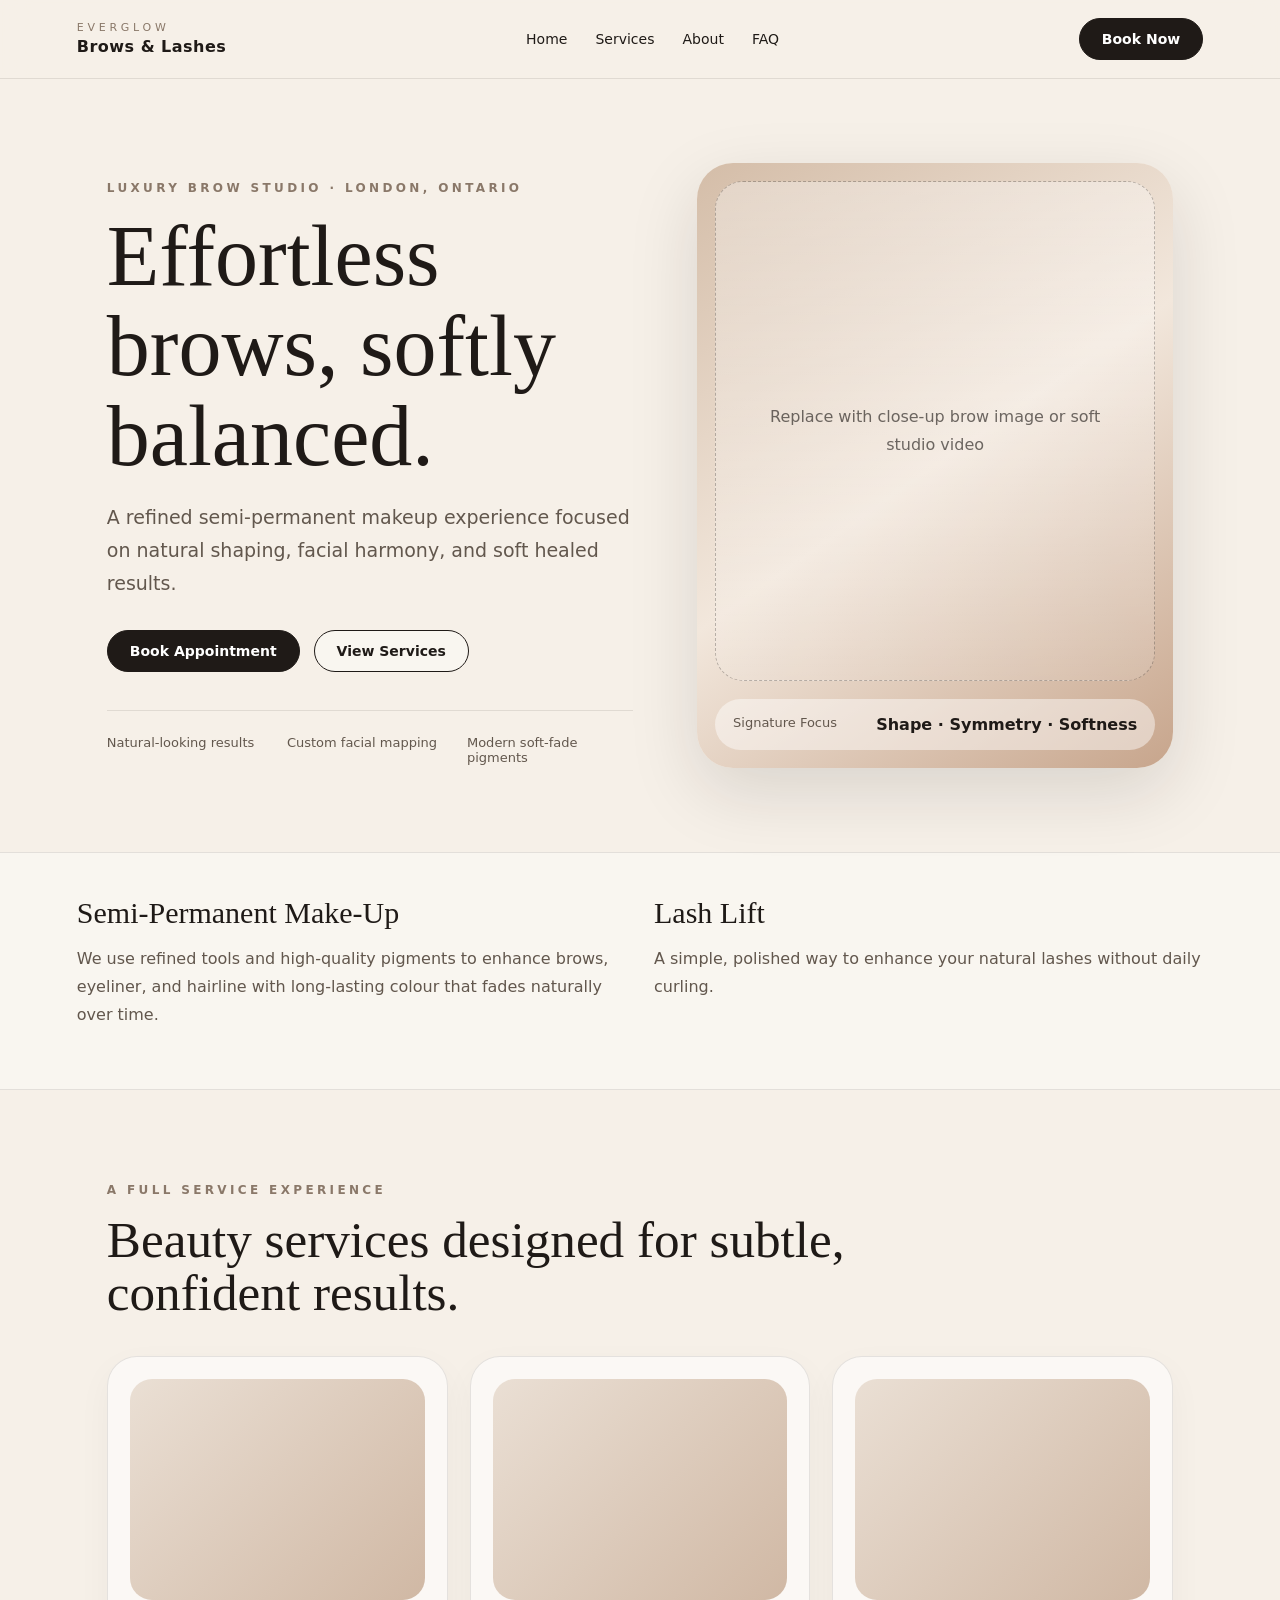
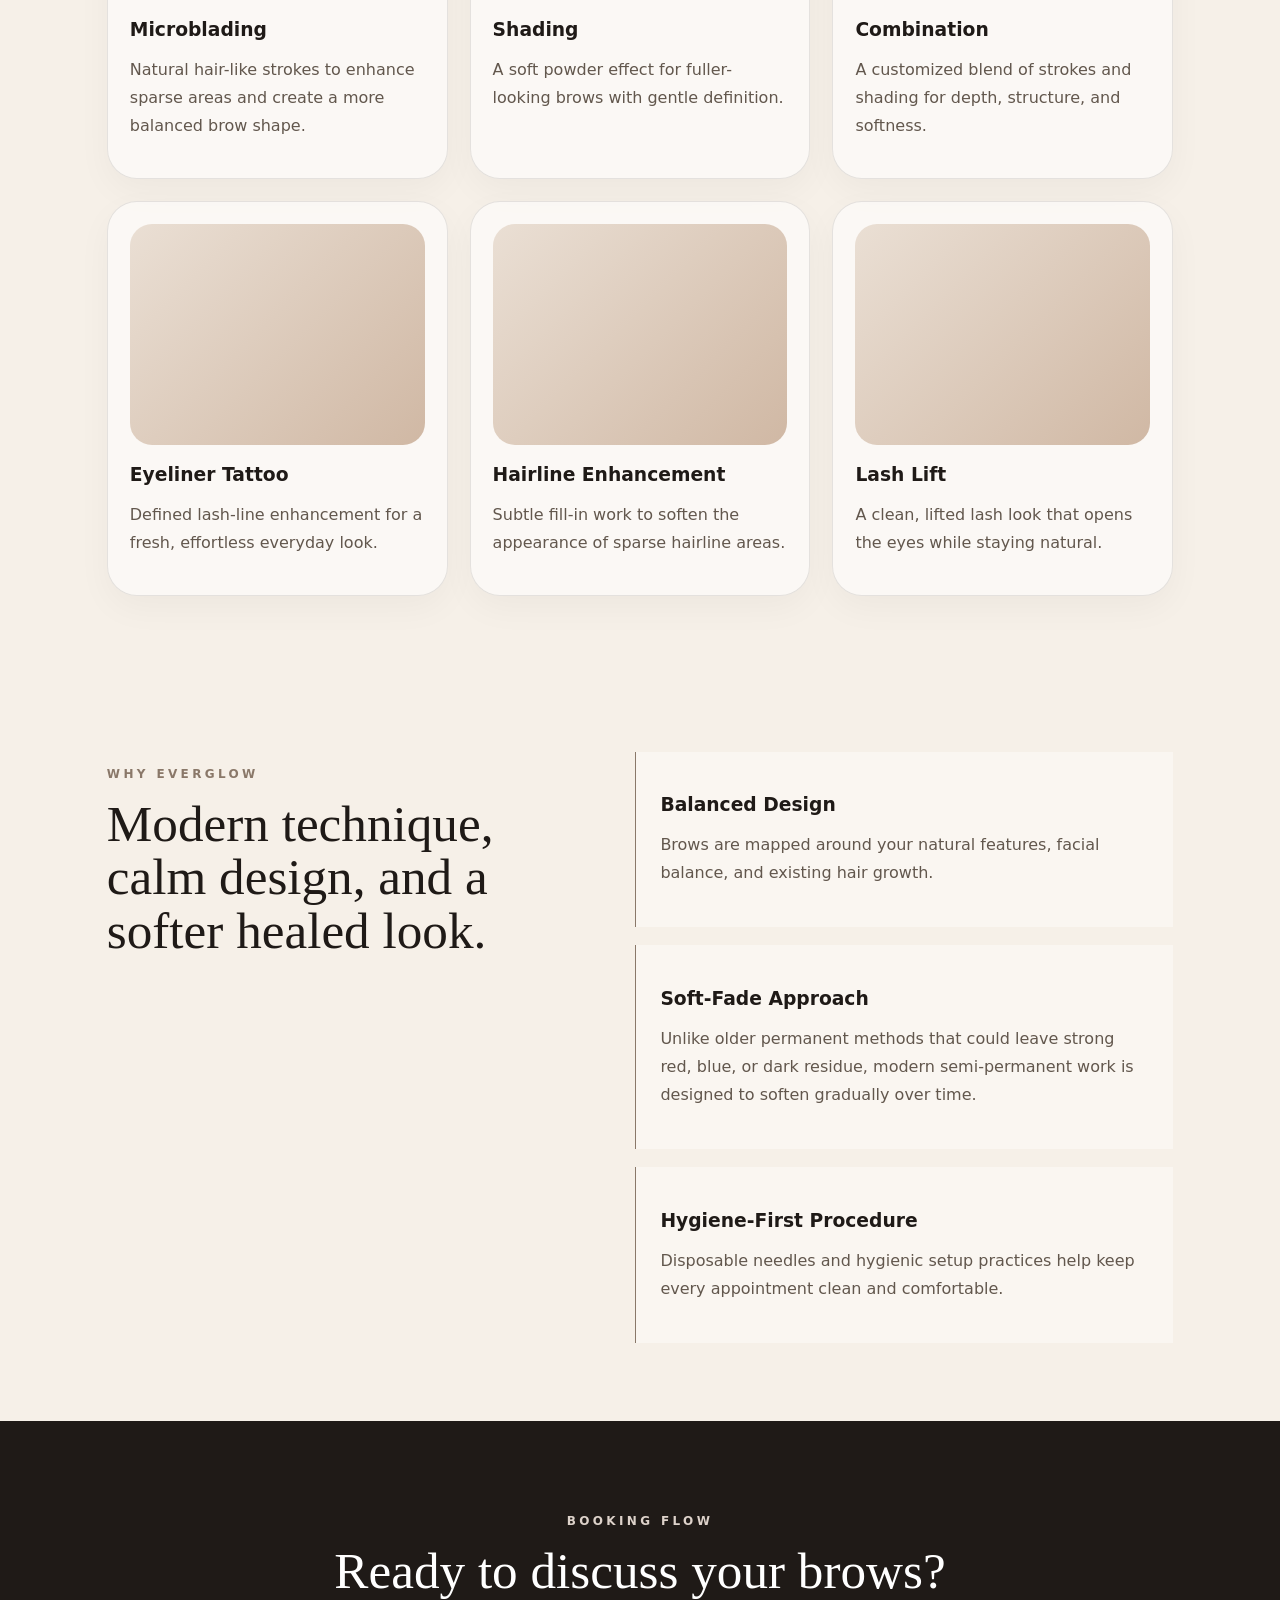
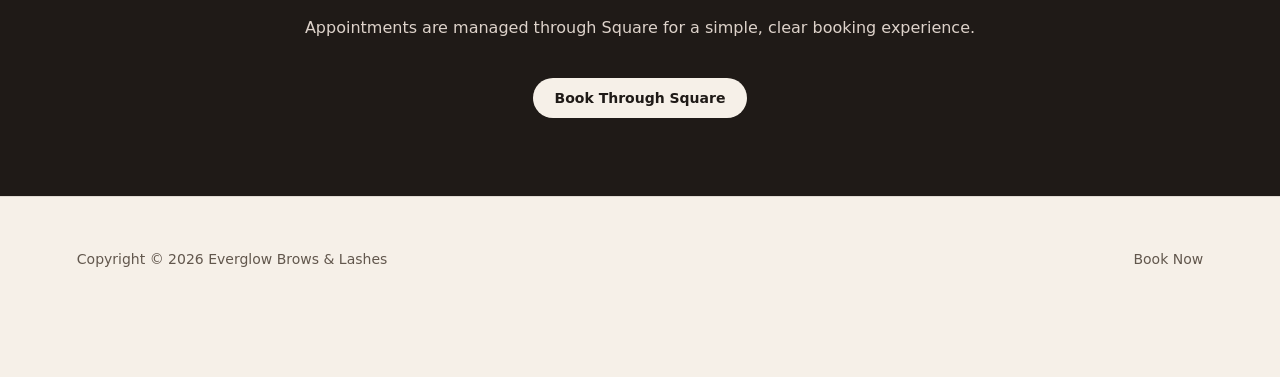
<file: index.html>
<!doctype html>
<html lang="en">
<head>
  <meta charset="utf-8">
  <meta name="viewport" content="width=device-width, initial-scale=1">
  <title>Everglow Brows & Lashes | Natural Nano Brows in London, Ontario</title>
  <meta name="description" content="Everglow Brows & Lashes offers semi-permanent makeup, nano brows, eyebrow shading, eyeliner tattoo, hairline enhancement, and lash lift services in London, Ontario.">
  <link rel="stylesheet" href="assets/css/style.css">
</head>
<body>
  <header class="site-header">
    <a class="brand" href="index.html" aria-label="Everglow Brows & Lashes home">
      <span class="brand-kicker">Everglow</span>
      <span class="brand-name">Brows & Lashes</span>
    </a>

    <nav class="nav" aria-label="Main navigation">
      <a href="index.html">Home</a>
      <a href="services.html">Services</a>
      <a href="about.html">About</a>
      <a href="faq.html">FAQ</a>
    </nav>

    <a class="btn btn-dark header-cta" href="https://everglow-brow.square.site/s/appointments" target="_blank" rel="noopener">Book Now</a>
  </header>

  <main>
    <section class="hero">
      <div class="hero-copy">
        <p class="eyebrow">Luxury Brow Studio · London, Ontario</p>
        <h1>Effortless brows, softly balanced.</h1>
        <p class="lead">A refined semi-permanent makeup experience focused on natural shaping, facial harmony, and soft healed results.</p>
        <div class="cta-row">
          <a class="btn btn-dark" href="https://everglow-brow.square.site/s/appointments" target="_blank" rel="noopener">Book Appointment</a>
          <a class="btn btn-light" href="services.html">View Services</a>
        </div>
        <div class="trust-strip">
          <span>Natural-looking results</span>
          <span>Custom facial mapping</span>
          <span>Modern soft-fade pigments</span>
        </div>
      </div>

      <div class="hero-card" aria-label="Everglow service highlight">
        <div class="hero-image-placeholder">
          <p>Replace with close-up brow image or soft studio video</p>
        </div>
        <div class="hero-card-text">
          <span>Signature Focus</span>
          <strong>Shape · Symmetry · Softness</strong>
        </div>
      </div>
    </section>

    <section class="intro-band">
      <div>
        <h2>Semi-Permanent Make-Up</h2>
        <p>We use refined tools and high-quality pigments to enhance brows, eyeliner, and hairline with long-lasting colour that fades naturally over time.</p>
      </div>
      <div>
        <h2>Lash Lift</h2>
        <p>A simple, polished way to enhance your natural lashes without daily curling.</p>
      </div>
    </section>

    <section class="section">
      <div class="section-heading">
        <p class="eyebrow">A Full Service Experience</p>
        <h2>Beauty services designed for subtle, confident results.</h2>
      </div>

      <div class="service-grid">
        <article class="service-card">
          <div class="image-placeholder"></div>
          <h3>Microblading</h3>
          <p>Natural hair-like strokes to enhance sparse areas and create a more balanced brow shape.</p>
        </article>
        <article class="service-card">
          <div class="image-placeholder"></div>
          <h3>Shading</h3>
          <p>A soft powder effect for fuller-looking brows with gentle definition.</p>
        </article>
        <article class="service-card">
          <div class="image-placeholder"></div>
          <h3>Combination</h3>
          <p>A customized blend of strokes and shading for depth, structure, and softness.</p>
        </article>
        <article class="service-card">
          <div class="image-placeholder"></div>
          <h3>Eyeliner Tattoo</h3>
          <p>Defined lash-line enhancement for a fresh, effortless everyday look.</p>
        </article>
        <article class="service-card">
          <div class="image-placeholder"></div>
          <h3>Hairline Enhancement</h3>
          <p>Subtle fill-in work to soften the appearance of sparse hairline areas.</p>
        </article>
        <article class="service-card">
          <div class="image-placeholder"></div>
          <h3>Lash Lift</h3>
          <p>A clean, lifted lash look that opens the eyes while staying natural.</p>
        </article>
      </div>
    </section>

    <section class="section split-section">
      <div>
        <p class="eyebrow">Why Everglow</p>
        <h2>Modern technique, calm design, and a softer healed look.</h2>
      </div>
      <div class="feature-list">
        <div>
          <h3>Balanced Design</h3>
          <p>Brows are mapped around your natural features, facial balance, and existing hair growth.</p>
        </div>
        <div>
          <h3>Soft-Fade Approach</h3>
          <p>Unlike older permanent methods that could leave strong red, blue, or dark residue, modern semi-permanent work is designed to soften gradually over time.</p>
        </div>
        <div>
          <h3>Hygiene-First Procedure</h3>
          <p>Disposable needles and hygienic setup practices help keep every appointment clean and comfortable.</p>
        </div>
      </div>
    </section>

    <section class="section dark-section">
      <div class="section-heading">
        <p class="eyebrow">Booking Flow</p>
        <h2>Ready to discuss your brows?</h2>
        <p>Appointments are managed through Square for a simple, clear booking experience.</p>
      </div>
      <a class="btn btn-cream" href="https://everglow-brow.square.site/s/appointments" target="_blank" rel="noopener">Book Through Square</a>
    </section>
  </main>

  <a class="mobile-booking-bar" href="https://everglow-brow.square.site/s/appointments" target="_blank" rel="noopener">Book Appointment</a>

  <footer class="site-footer">
    <p>Copyright © 2026 Everglow Brows & Lashes</p>
    <p><a href="https://everglow-brow.square.site/s/appointments" target="_blank" rel="noopener">Book Now</a></p>
  </footer>
</body>
</html>
</file>
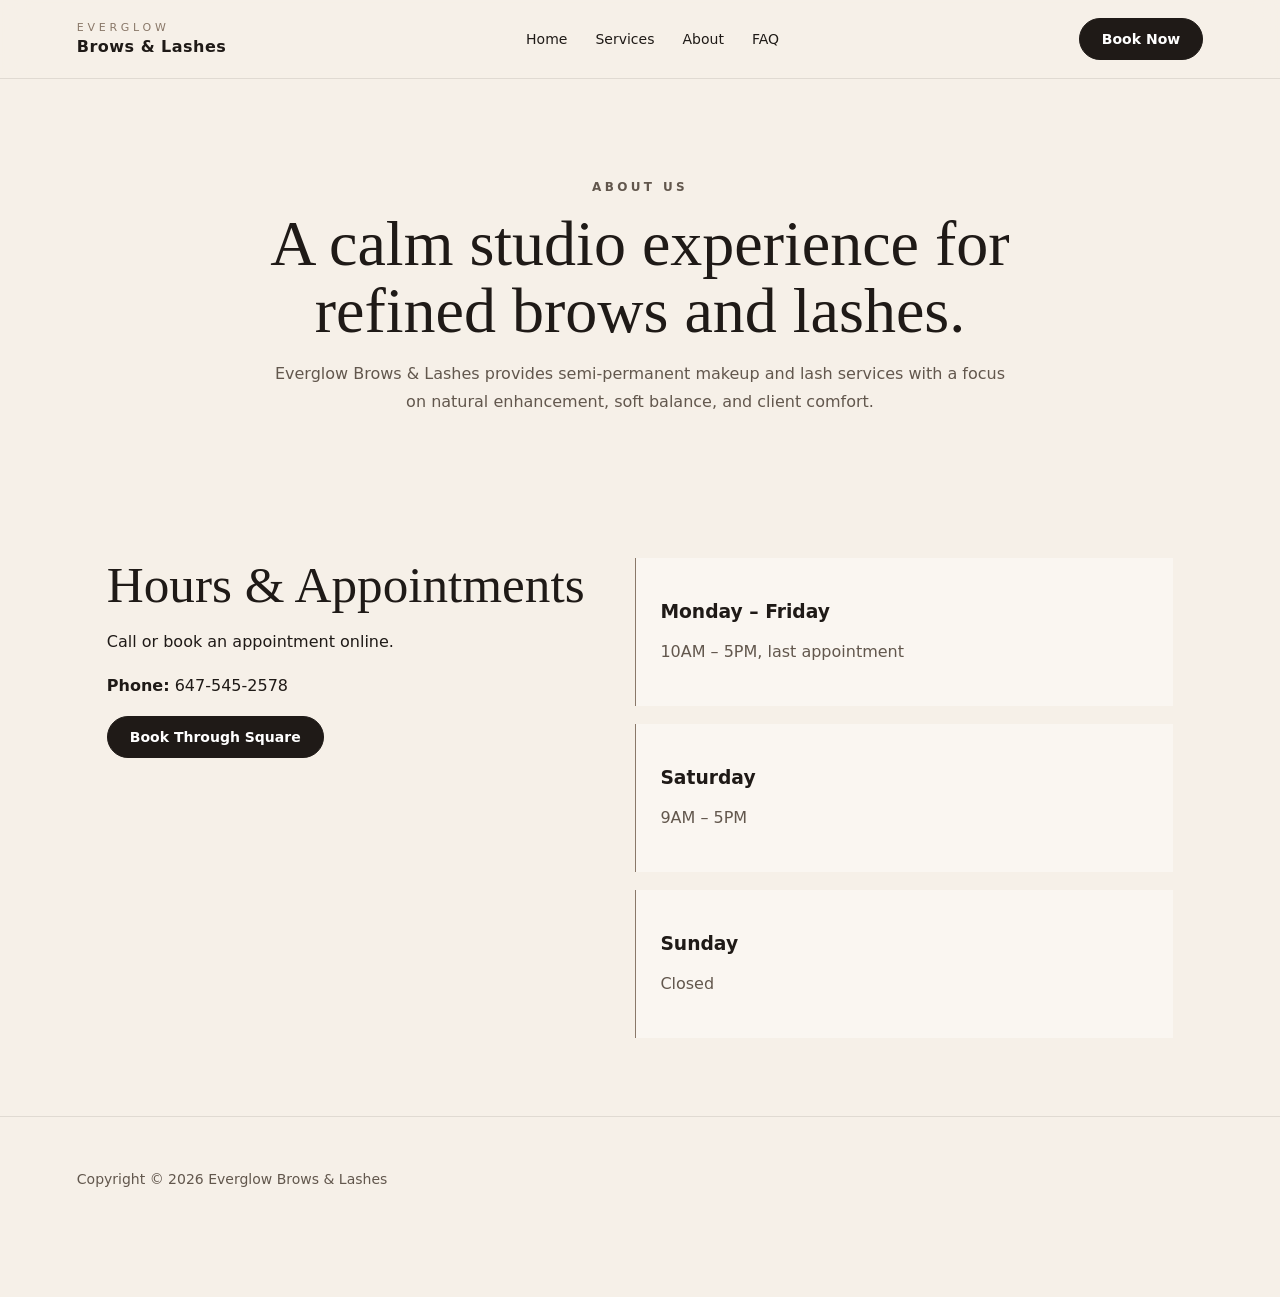
<file: about.html>
<!doctype html>
<html lang="en">
<head>
  <meta charset="utf-8">
  <meta name="viewport" content="width=device-width, initial-scale=1">
  <title>About | Everglow Brows & Lashes</title>
  <meta name="description" content="Hours and appointment information for Everglow Brows & Lashes.">
  <link rel="stylesheet" href="assets/css/style.css">
</head>
<body>
  <header class="site-header">
    <a class="brand" href="index.html"><span class="brand-kicker">Everglow</span><span class="brand-name">Brows & Lashes</span></a>
    <nav class="nav"><a href="index.html">Home</a><a href="services.html">Services</a><a href="about.html">About</a><a href="faq.html">FAQ</a></nav>
    <a class="btn btn-dark header-cta" href="https://everglow-brow.square.site/s/appointments" target="_blank" rel="noopener">Book Now</a>
  </header>

  <main>
    <section class="page-hero">
      <p class="eyebrow">About Us</p>
      <h1>A calm studio experience for refined brows and lashes.</h1>
      <p>Everglow Brows & Lashes provides semi-permanent makeup and lash services with a focus on natural enhancement, soft balance, and client comfort.</p>
    </section>

    <section class="section split-section">
      <div>
        <h2>Hours & Appointments</h2>
        <p>Call or book an appointment online.</p>
        <p><strong>Phone:</strong> <a href="tel:16475452578">647-545-2578</a></p>
        <a class="btn btn-dark" href="https://everglow-brow.square.site/s/appointments" target="_blank" rel="noopener">Book Through Square</a>
      </div>
      <div class="feature-list">
        <div><h3>Monday – Friday</h3><p>10AM – 5PM, last appointment</p></div>
        <div><h3>Saturday</h3><p>9AM – 5PM</p></div>
        <div><h3>Sunday</h3><p>Closed</p></div>
      </div>
    </section>
  </main>

  <a class="mobile-booking-bar" href="https://everglow-brow.square.site/s/appointments" target="_blank" rel="noopener">Book Appointment</a>
  <footer class="site-footer"><p>Copyright © 2026 Everglow Brows & Lashes</p></footer>
</body>
</html>
</file>
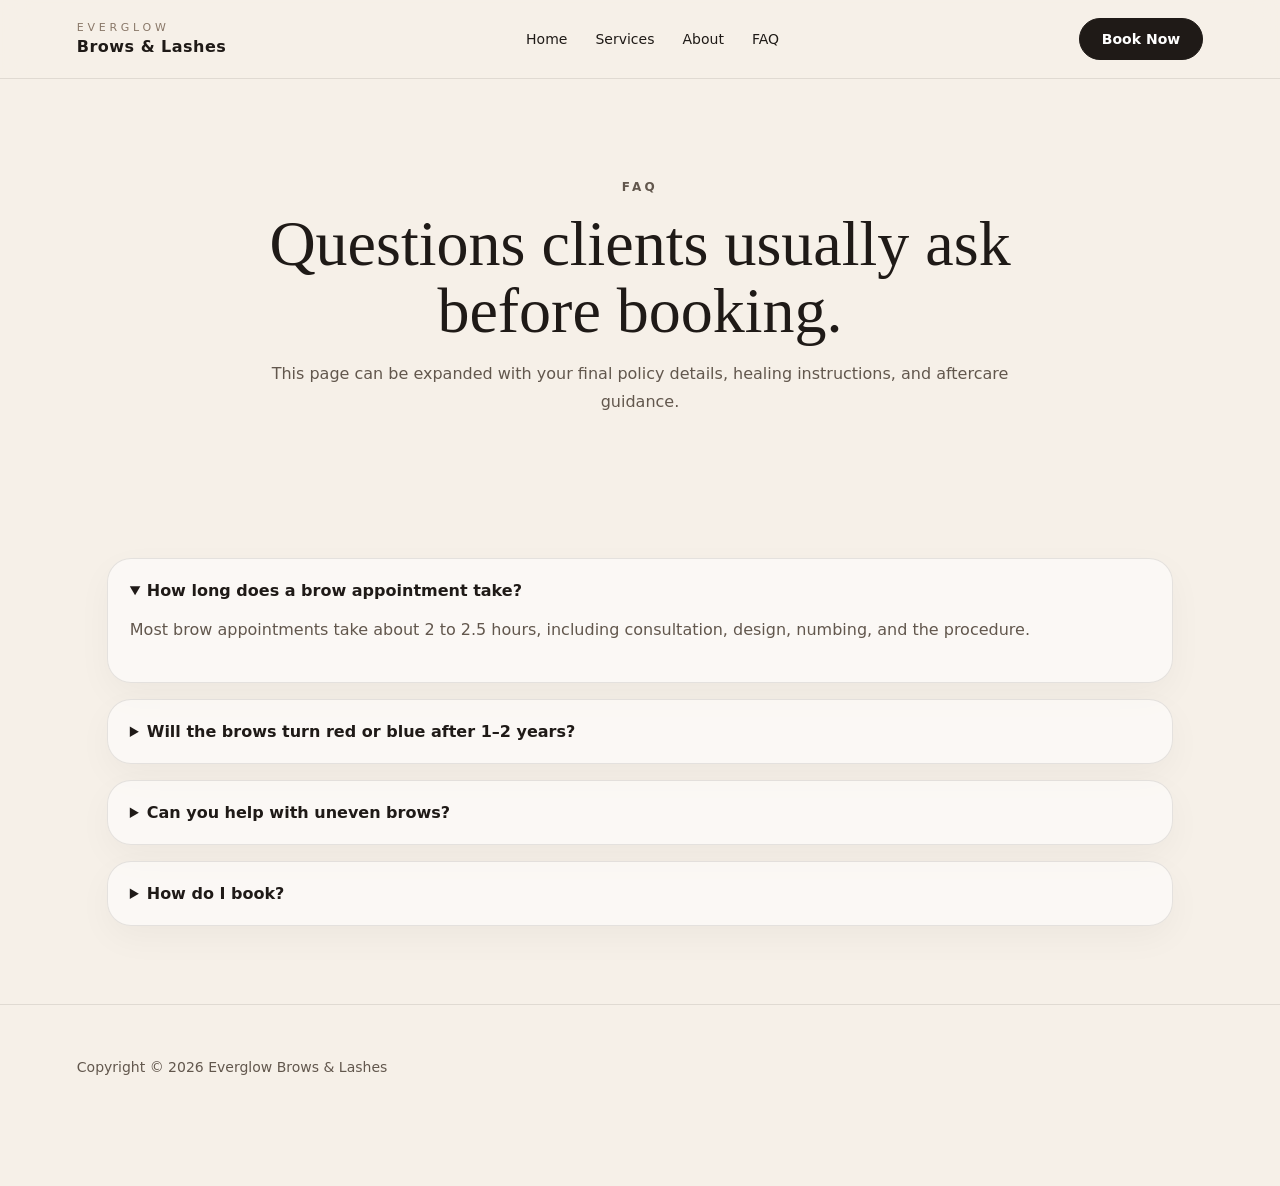
<file: faq.html>
<!doctype html>
<html lang="en">
<head>
  <meta charset="utf-8">
  <meta name="viewport" content="width=device-width, initial-scale=1">
  <title>FAQ | Everglow Brows & Lashes</title>
  <meta name="description" content="Frequently asked questions about semi-permanent makeup, nano brows, healing, colour changes, appointment time, and booking.">
  <link rel="stylesheet" href="assets/css/style.css">
</head>
<body>
  <header class="site-header">
    <a class="brand" href="index.html"><span class="brand-kicker">Everglow</span><span class="brand-name">Brows & Lashes</span></a>
    <nav class="nav"><a href="index.html">Home</a><a href="services.html">Services</a><a href="about.html">About</a><a href="faq.html">FAQ</a></nav>
    <a class="btn btn-dark header-cta" href="https://everglow-brow.square.site/s/appointments" target="_blank" rel="noopener">Book Now</a>
  </header>

  <main>
    <section class="page-hero">
      <p class="eyebrow">FAQ</p>
      <h1>Questions clients usually ask before booking.</h1>
      <p>This page can be expanded with your final policy details, healing instructions, and aftercare guidance.</p>
    </section>

    <section class="section faq-list">
      <details open>
        <summary>How long does a brow appointment take?</summary>
        <p>Most brow appointments take about 2 to 2.5 hours, including consultation, design, numbing, and the procedure.</p>
      </details>
      <details>
        <summary>Will the brows turn red or blue after 1–2 years?</summary>
        <p>Modern semi-permanent techniques and pigments are designed to fade more softly over time. Older permanent tattoo-style methods can leave strong red, blue, or dark residue, and some places may still use older approaches. Everglow’s positioning should emphasize soft healed results and natural fading.</p>
      </details>
      <details>
        <summary>Can you help with uneven brows?</summary>
        <p>Yes. Brow design should consider natural asymmetry, bone structure, eye shape, muscle movement, and existing brow hair before finalizing the shape.</p>
      </details>
      <details>
        <summary>How do I book?</summary>
        <p>You can book directly through the Square appointment page.</p>
        <p><a class="btn btn-dark" href="https://everglow-brow.square.site/s/appointments" target="_blank" rel="noopener">Book Now</a></p>
      </details>
    </section>
  </main>

  <a class="mobile-booking-bar" href="https://everglow-brow.square.site/s/appointments" target="_blank" rel="noopener">Book Appointment</a>
  <footer class="site-footer"><p>Copyright © 2026 Everglow Brows & Lashes</p></footer>
</body>
</html>
</file>
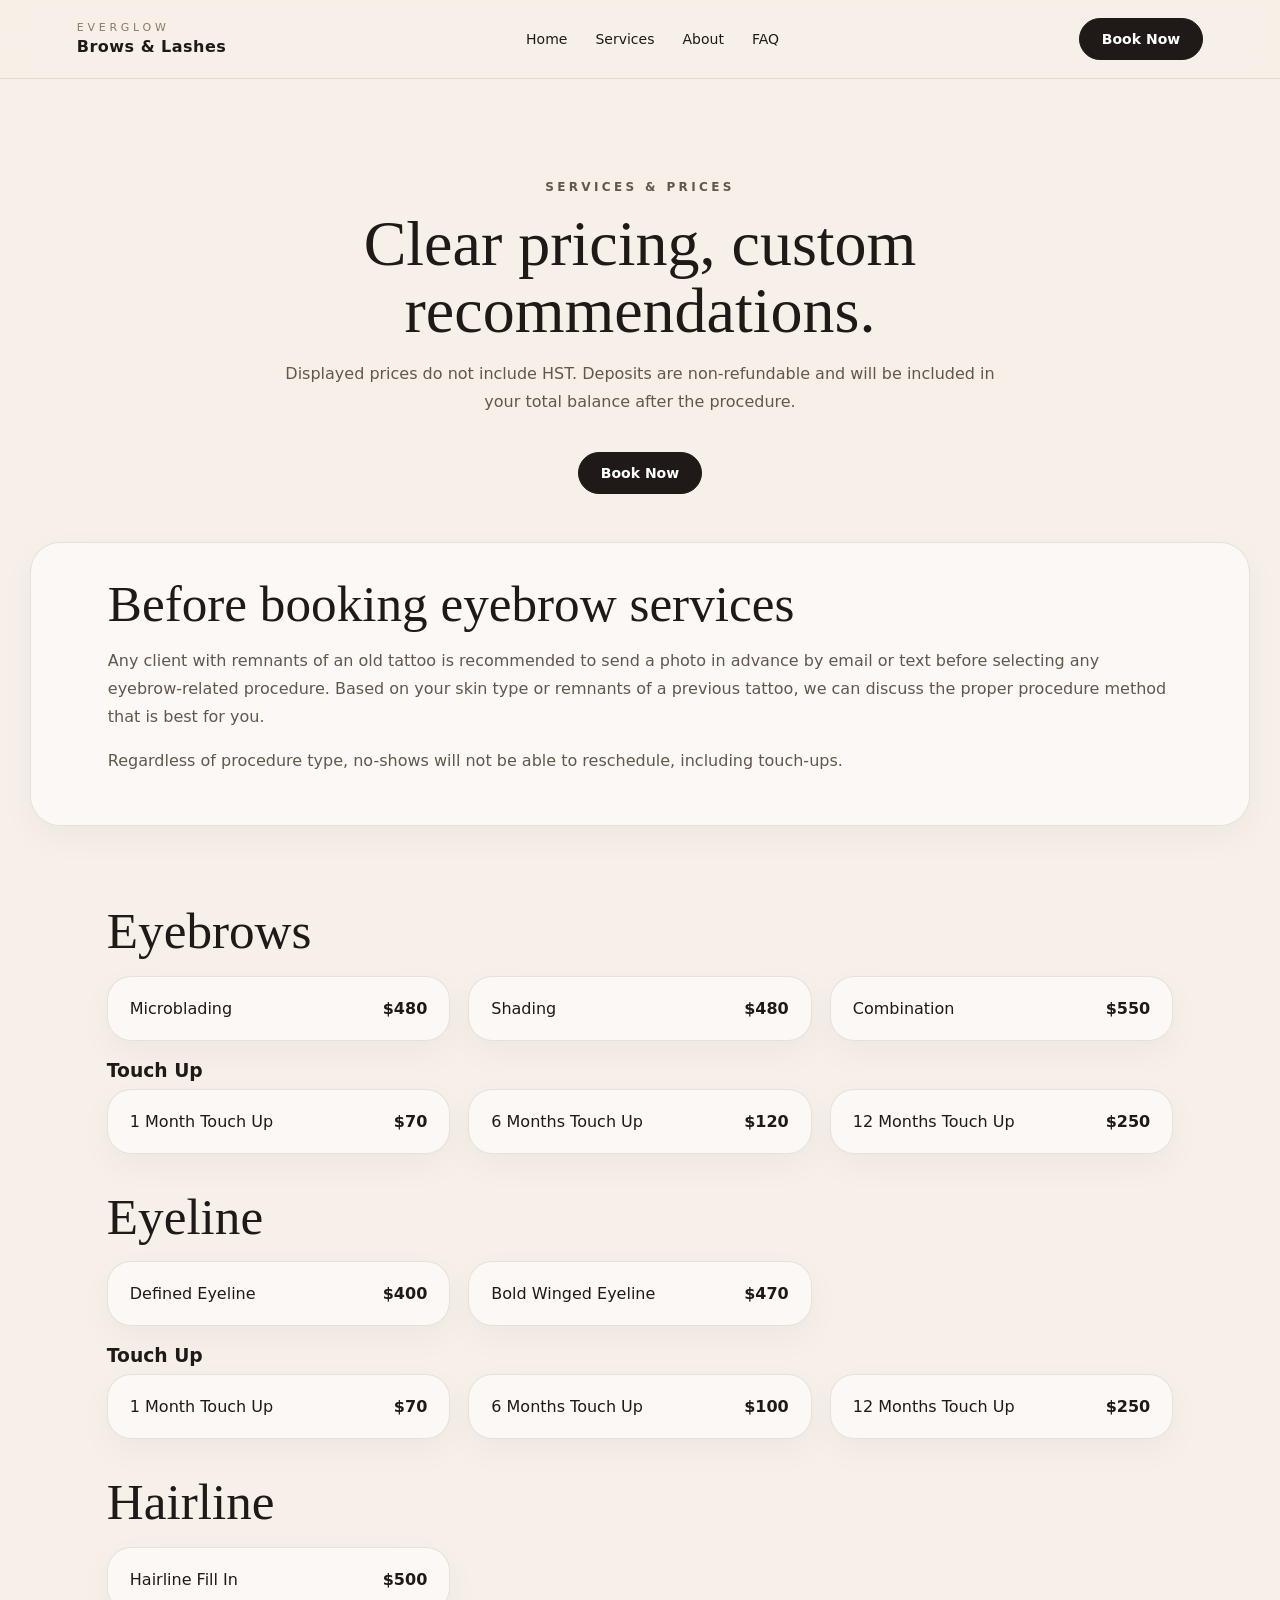
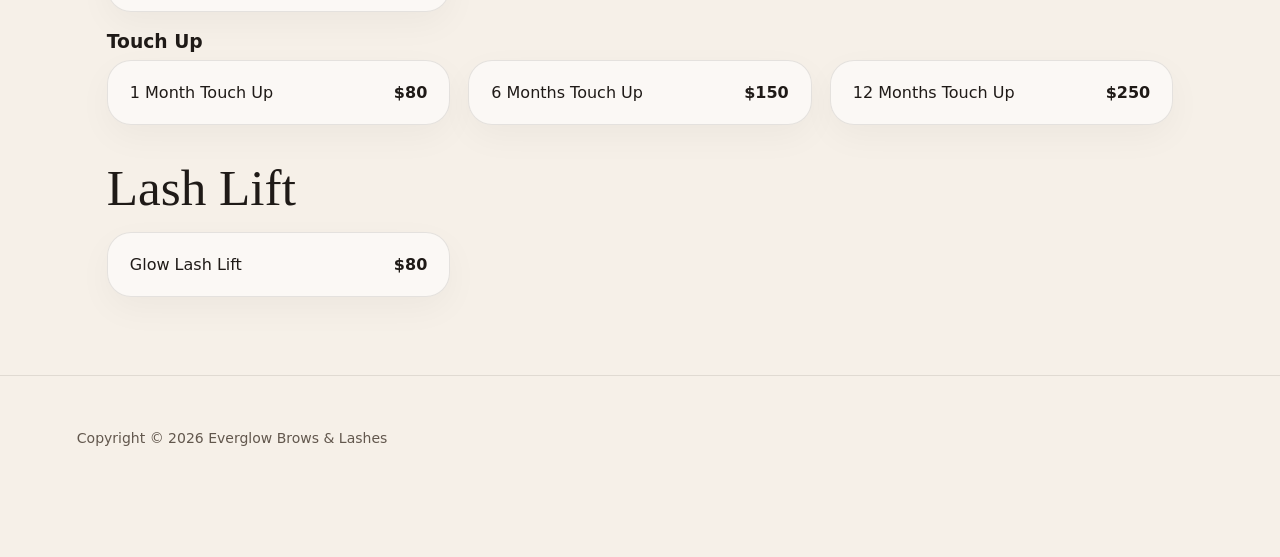
<file: services.html>
<!doctype html>
<html lang="en">
<head>
  <meta charset="utf-8">
  <meta name="viewport" content="width=device-width, initial-scale=1">
  <title>Services & Prices | Everglow Brows & Lashes</title>
  <meta name="description" content="Service menu and pricing for Everglow Brows & Lashes in London, Ontario.">
  <link rel="stylesheet" href="assets/css/style.css">
</head>
<body>
  <header class="site-header">
    <a class="brand" href="index.html"><span class="brand-kicker">Everglow</span><span class="brand-name">Brows & Lashes</span></a>
    <nav class="nav"><a href="index.html">Home</a><a href="services.html">Services</a><a href="about.html">About</a><a href="faq.html">FAQ</a></nav>
    <a class="btn btn-dark header-cta" href="https://everglow-brow.square.site/s/appointments" target="_blank" rel="noopener">Book Now</a>
  </header>

  <main>
    <section class="page-hero">
      <p class="eyebrow">Services & Prices</p>
      <h1>Clear pricing, custom recommendations.</h1>
      <p>Displayed prices do not include HST. Deposits are non-refundable and will be included in your total balance after the procedure.</p>
      <a class="btn btn-dark" href="https://everglow-brow.square.site/s/appointments" target="_blank" rel="noopener">Book Now</a>
    </section>

    <section class="section notice-box">
      <h2>Before booking eyebrow services</h2>
      <p>Any client with remnants of an old tattoo is recommended to send a photo in advance by email or text before selecting any eyebrow-related procedure. Based on your skin type or remnants of a previous tattoo, we can discuss the proper procedure method that is best for you.</p>
      <p>Regardless of procedure type, no-shows will not be able to reschedule, including touch-ups.</p>
    </section>

    <section class="section price-section">
      <h2>Eyebrows</h2>
      <div class="price-grid">
        <div class="price-card"><span>Microblading</span><strong>$480</strong></div>
        <div class="price-card"><span>Shading</span><strong>$480</strong></div>
        <div class="price-card"><span>Combination</span><strong>$550</strong></div>
      </div>

      <h3>Touch Up</h3>
      <div class="price-grid">
        <div class="price-card"><span>1 Month Touch Up</span><strong>$70</strong></div>
        <div class="price-card"><span>6 Months Touch Up</span><strong>$120</strong></div>
        <div class="price-card"><span>12 Months Touch Up</span><strong>$250</strong></div>
      </div>

      <h2>Eyeline</h2>
      <div class="price-grid">
        <div class="price-card"><span>Defined Eyeline</span><strong>$400</strong></div>
        <div class="price-card"><span>Bold Winged Eyeline</span><strong>$470</strong></div>
      </div>

      <h3>Touch Up</h3>
      <div class="price-grid">
        <div class="price-card"><span>1 Month Touch Up</span><strong>$70</strong></div>
        <div class="price-card"><span>6 Months Touch Up</span><strong>$100</strong></div>
        <div class="price-card"><span>12 Months Touch Up</span><strong>$250</strong></div>
      </div>

      <h2>Hairline</h2>
      <div class="price-grid">
        <div class="price-card"><span>Hairline Fill In</span><strong>$500</strong></div>
      </div>

      <h3>Touch Up</h3>
      <div class="price-grid">
        <div class="price-card"><span>1 Month Touch Up</span><strong>$80</strong></div>
        <div class="price-card"><span>6 Months Touch Up</span><strong>$150</strong></div>
        <div class="price-card"><span>12 Months Touch Up</span><strong>$250</strong></div>
      </div>

      <h2>Lash Lift</h2>
      <div class="price-grid">
        <div class="price-card"><span>Glow Lash Lift</span><strong>$80</strong></div>
      </div>
    </section>
  </main>

  <a class="mobile-booking-bar" href="https://everglow-brow.square.site/s/appointments" target="_blank" rel="noopener">Book Appointment</a>
  <footer class="site-footer"><p>Copyright © 2026 Everglow Brows & Lashes</p></footer>
</body>
</html>
</file>
<file: assets/css/style.css>
* {
  box-sizing: border-box;
}

:root {
  --cream: #f6f0e8;
  --cream-2: #fbf8f4;
  --taupe: #d8c7b7;
  --taupe-dark: #8a7869;
  --ink: #1f1a17;
  --muted: #62574d;
  --line: rgba(31, 26, 23, 0.10);
}

body {
  margin: 0;
  font-family: Inter, ui-sans-serif, system-ui, -apple-system, BlinkMacSystemFont, "Segoe UI", sans-serif;
  background: var(--cream);
  color: var(--ink);
}

a {
  color: inherit;
  text-decoration: none;
}

p {
  line-height: 1.75;
}

.site-header {
  position: sticky;
  top: 0;
  z-index: 50;
  display: flex;
  align-items: center;
  justify-content: space-between;
  gap: 24px;
  padding: 18px 6vw;
  border-bottom: 1px solid var(--line);
  background: rgba(246, 240, 232, 0.92);
  backdrop-filter: blur(14px);
}

.brand {
  display: flex;
  flex-direction: column;
  line-height: 1.1;
}

.brand-kicker {
  font-size: 11px;
  text-transform: uppercase;
  letter-spacing: 0.34em;
  color: var(--taupe-dark);
}

.brand-name {
  margin-top: 4px;
  font-weight: 650;
  letter-spacing: 0.03em;
}

.nav {
  display: flex;
  align-items: center;
  gap: 28px;
  font-size: 14px;
}

.nav a:hover {
  opacity: 0.65;
}

.btn {
  display: inline-flex;
  align-items: center;
  justify-content: center;
  border-radius: 999px;
  padding: 12px 22px;
  font-size: 14px;
  font-weight: 600;
  transition: 0.2s ease;
}

.btn-dark {
  background: var(--ink);
  color: #fff;
  border: 1px solid var(--ink);
}

.btn-dark:hover {
  opacity: 0.86;
}

.btn-light {
  border: 1px solid var(--ink);
  background: rgba(255, 255, 255, 0.35);
}

.btn-light:hover {
  background: rgba(255, 255, 255, 0.68);
}

.btn-cream {
  background: var(--cream);
  color: var(--ink);
}

.hero {
  display: grid;
  grid-template-columns: 1.05fr 0.95fr;
  gap: 64px;
  align-items: center;
  max-width: 1220px;
  margin: 0 auto;
  padding: 84px 6vw;
}

.eyebrow {
  color: var(--taupe-dark);
  text-transform: uppercase;
  letter-spacing: 0.28em;
  font-size: 12px;
  font-weight: 650;
}

h1, h2 {
  font-family: Georgia, "Times New Roman", serif;
  font-weight: 500;
  line-height: 1.05;
  margin: 0;
}

h1 {
  font-size: clamp(48px, 7vw, 86px);
}

h2 {
  font-size: clamp(34px, 4vw, 54px);
}

h3 {
  margin-bottom: 8px;
}

.lead {
  max-width: 580px;
  font-size: 19px;
  color: var(--muted);
}

.cta-row {
  display: flex;
  flex-wrap: wrap;
  gap: 14px;
  margin-top: 30px;
}

.trust-strip {
  display: grid;
  grid-template-columns: repeat(3, 1fr);
  gap: 14px;
  margin-top: 38px;
  padding-top: 24px;
  border-top: 1px solid var(--line);
  font-size: 13px;
  color: var(--muted);
}

.hero-card {
  border-radius: 36px;
  padding: 18px;
  background: linear-gradient(145deg, #d4bda8, #f2e7dc 50%, #c7a58c);
  box-shadow: 0 24px 70px rgba(31, 26, 23, 0.13);
}

.hero-image-placeholder {
  display: grid;
  place-items: center;
  min-height: 500px;
  border: 1px dashed rgba(31, 26, 23, 0.28);
  border-radius: 28px;
  background: linear-gradient(180deg, rgba(255,255,255,0.35), rgba(255,255,255,0.12));
  text-align: center;
  color: rgba(31, 26, 23, 0.64);
  padding: 28px;
}

.hero-card-text {
  display: flex;
  justify-content: space-between;
  gap: 20px;
  margin-top: 18px;
  padding: 16px 18px;
  border-radius: 999px;
  background: rgba(255, 255, 255, 0.45);
}

.hero-card-text span {
  color: var(--muted);
  font-size: 13px;
}

.intro-band {
  display: grid;
  grid-template-columns: 1fr 1fr;
  gap: 28px;
  padding: 44px 6vw;
  border-top: 1px solid var(--line);
  border-bottom: 1px solid var(--line);
  background: rgba(255, 255, 255, 0.35);
}

.intro-band h2 {
  font-size: 30px;
}

.intro-band p {
  color: var(--muted);
}

.section {
  max-width: 1220px;
  margin: 0 auto;
  padding: 78px 6vw;
}

.section-heading {
  max-width: 740px;
  margin-bottom: 36px;
}

.service-grid {
  display: grid;
  grid-template-columns: repeat(3, 1fr);
  gap: 22px;
}

.service-card,
.price-card,
.notice-box,
.faq-list details {
  border: 1px solid var(--line);
  background: rgba(255, 255, 255, 0.55);
  box-shadow: 0 12px 35px rgba(31, 26, 23, 0.04);
}

.service-card {
  border-radius: 30px;
  padding: 22px;
}

.image-placeholder {
  aspect-ratio: 4 / 3;
  border-radius: 22px;
  background: linear-gradient(135deg, #eadfd4, #d0b8a4);
}

.service-card p,
.feature-list p,
.page-hero p,
.notice-box p,
.faq-list p {
  color: var(--muted);
}

.split-section {
  display: grid;
  grid-template-columns: 0.95fr 1.05fr;
  gap: 42px;
}

.feature-list {
  display: grid;
  gap: 18px;
}

.feature-list > div {
  padding: 24px;
  border-left: 1px solid var(--taupe-dark);
  background: rgba(255,255,255,0.38);
}

.dark-section {
  max-width: none;
  text-align: center;
  background: var(--ink);
  color: #fff;
}

.dark-section .section-heading {
  margin-left: auto;
  margin-right: auto;
}

.dark-section p {
  color: #ddd2ca;
}

.page-hero {
  max-width: 900px;
  margin: 0 auto;
  padding: 86px 6vw 48px;
  text-align: center;
}

.page-hero h1 {
  font-size: clamp(42px, 5vw, 66px);
}

.page-hero .btn {
  margin-top: 20px;
}

.notice-box {
  border-radius: 30px;
  padding-top: 34px;
  padding-bottom: 34px;
}

.price-section h2 {
  margin-top: 36px;
  margin-bottom: 18px;
}

.price-section h2:first-child {
  margin-top: 0;
}

.price-grid {
  display: grid;
  grid-template-columns: repeat(3, 1fr);
  gap: 18px;
}

.price-card {
  display: flex;
  justify-content: space-between;
  gap: 20px;
  padding: 22px;
  border-radius: 24px;
}

.price-card strong {
  white-space: nowrap;
}

.faq-list {
  display: grid;
  gap: 16px;
}

.faq-list details {
  padding: 22px;
  border-radius: 24px;
}

.faq-list summary {
  cursor: pointer;
  font-weight: 700;
}

.site-footer {
  display: flex;
  justify-content: space-between;
  gap: 20px;
  padding: 36px 6vw 92px;
  border-top: 1px solid var(--line);
  color: var(--muted);
  font-size: 14px;
}

.mobile-booking-bar {
  display: none;
}

@media (max-width: 860px) {
  .site-header {
    align-items: flex-start;
  }

  .nav {
    display: none;
  }

  .header-cta {
    display: none;
  }

  .hero,
  .split-section,
  .intro-band {
    grid-template-columns: 1fr;
  }

  .hero {
    padding-top: 54px;
    gap: 36px;
  }

  .hero-image-placeholder {
    min-height: 360px;
  }

  .trust-strip,
  .service-grid,
  .price-grid {
    grid-template-columns: 1fr;
  }

  .site-footer {
    flex-direction: column;
  }

  .mobile-booking-bar {
    position: fixed;
    left: 16px;
    right: 16px;
    bottom: 16px;
    z-index: 80;
    display: flex;
    justify-content: center;
    padding: 14px 18px;
    border-radius: 999px;
    background: var(--ink);
    color: #fff;
    font-weight: 700;
    box-shadow: 0 14px 40px rgba(31, 26, 23, 0.2);
  }
}
</file>
